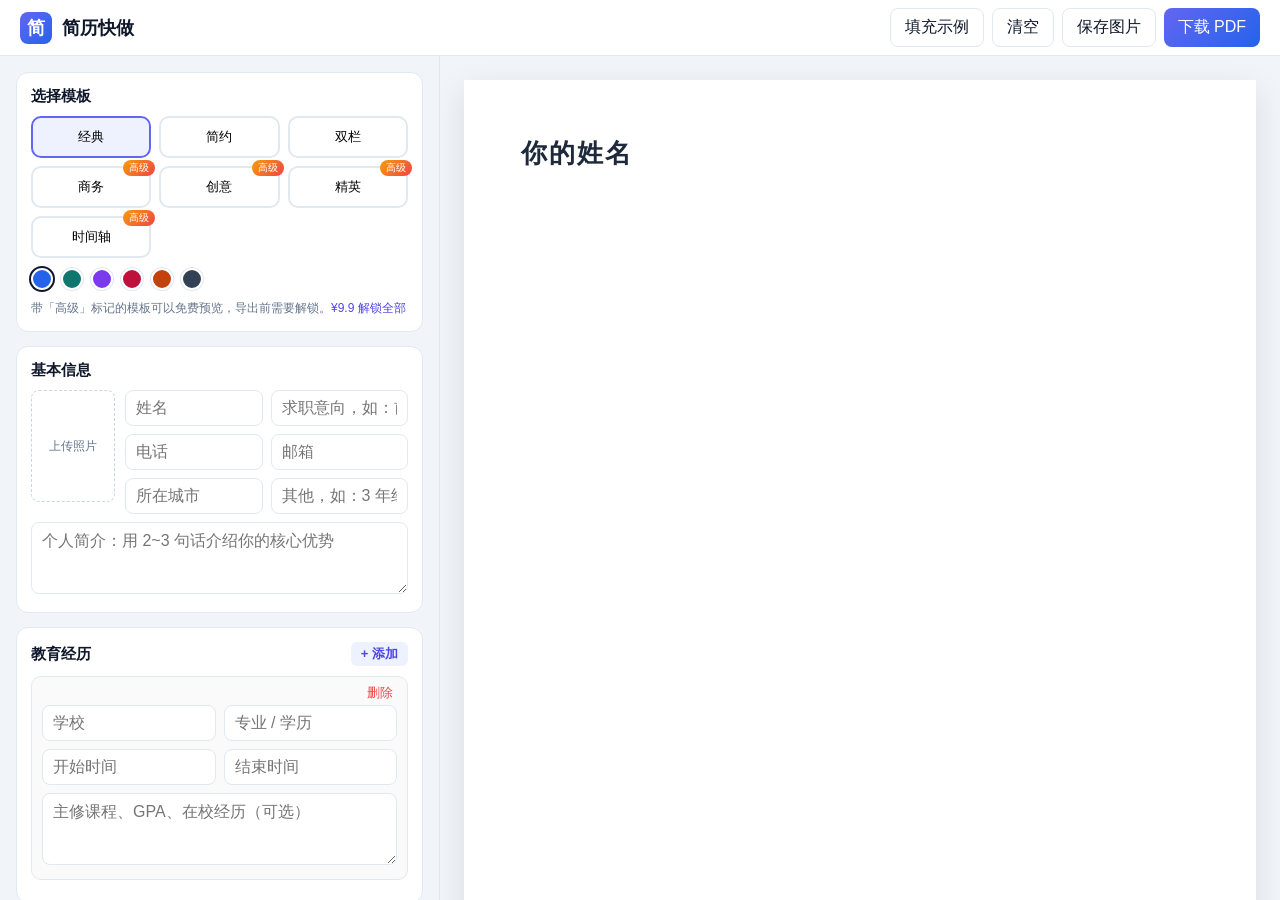
<file: index.html>
<!DOCTYPE html>
<html lang="zh-CN">
<head>
  <meta charset="UTF-8" />
  <meta name="viewport" content="width=device-width, initial-scale=1.0" />
  <title>简历快做 - 免费在线简历生成器，3 分钟做出专业简历</title>
  <meta name="description" content="免费在线简历制作工具，多套专业模板，实时预览，一键导出 PDF。无需注册，数据只保存在你的浏览器里。" />
  <meta name="keywords" content="简历模板,在线简历,简历制作,简历生成器,个人简历,应届生简历,PDF简历" />
  <meta property="og:title" content="简历快做 - 免费在线简历生成器" />
  <meta property="og:description" content="多套专业模板，实时预览，一键下载 PDF 或保存图片，手机也能做。" />
  <link rel="stylesheet" href="style.css" />
  <script src="config.js"></script>
</head>
<body>
  <header class="topbar no-print">
    <div class="brand"><span class="logo">简</span><span id="siteName">简历快做</span></div>
    <div class="top-actions">
      <button class="btn ghost" id="btnSample">填充示例</button>
      <button class="btn ghost" id="btnClear">清空</button>
      <button class="btn" id="btnImage">保存图片</button>
      <button class="btn primary" id="btnExport">下载 PDF</button>
    </div>
  </header>

  <main class="layout">
    <aside class="editor no-print" id="editor">
      <section class="card">
        <h3>选择模板</h3>
        <div class="templates" id="templates"></div>
        <div class="colors" id="colors"></div>
        <p class="pro-status" id="proStatus"></p>
      </section>

      <section class="card">
        <h3>基本信息</h3>
        <div class="photo-row">
          <label class="photo-box" id="photoBox">
            <input type="file" accept="image/*" id="photoInput" hidden />
            <span>上传照片</span>
          </label>
          <div class="grid2 grow">
            <input data-k="name" placeholder="姓名" />
            <input data-k="title" placeholder="求职意向，如：前端工程师" />
            <input data-k="phone" placeholder="电话" />
            <input data-k="email" placeholder="邮箱" />
            <input data-k="city" placeholder="所在城市" />
            <input data-k="extra" placeholder="其他，如：3 年经验 / 期望薪资" />
          </div>
        </div>
        <textarea data-k="summary" rows="3" placeholder="个人简介：用 2~3 句话介绍你的核心优势"></textarea>
      </section>

      <section class="card" data-list="education">
        <h3>教育经历 <button class="add" data-add="education">+ 添加</button></h3>
        <div class="items"></div>
      </section>

      <section class="card" data-list="work">
        <h3>工作 / 实习经历 <button class="add" data-add="work">+ 添加</button></h3>
        <div class="items"></div>
      </section>

      <section class="card" data-list="projects">
        <h3>项目经历 <button class="add" data-add="projects">+ 添加</button></h3>
        <div class="items"></div>
      </section>

      <section class="card">
        <h3>专业技能</h3>
        <textarea data-k="skills" rows="3" placeholder="每行一条，如：熟练使用 Excel 数据透视表"></textarea>
        <h3 class="mt">证书 / 荣誉</h3>
        <textarea data-k="awards" rows="2" placeholder="每行一条，如：CET-6 580 分"></textarea>
      </section>

      <p class="privacy">所有内容只保存在你自己的浏览器里，不会上传到任何服务器。</p>
    </aside>

    <section class="preview-wrap">
      <div class="paper" id="paper"></div>
    </section>
  </main>

  <div class="modal no-print" id="payModal" hidden>
    <div class="modal-box">
      <button class="close" id="payClose">×</button>
      <h2>解锁全部高级模板</h2>
      <p class="price">¥<b id="price">9.9</b> <small>一次购买，永久使用</small></p>
      <ul class="perks">
        <li>解锁全部高级模板，后续新增模板免费用</li>
        <li>导出的 PDF / 图片都不带水印</li>
        <li>不限导出次数，可以随时修改</li>
        <li>一个激活码绑定一台设备，换手机请联系卖家解绑</li>
      </ul>
      <img id="payQr" class="qr" alt="收款码" hidden />
      <a class="btn primary block" id="buyLink" target="_blank" rel="noopener">去购买激活码</a>
      <p class="hint" id="buyHint"></p>
      <div class="code-row">
        <input id="codeInput" placeholder="输入激活码，如 ABCD-EFGH-WXYZ" autocomplete="off" spellcheck="false" maxlength="14" />
        <button class="btn primary" id="codeBtn">激活</button>
      </div>
      <p class="code-msg" id="codeMsg"></p>
    </div>
  </div>

  <div class="modal no-print" id="imgModal" hidden>
    <div class="modal-box wide">
      <button class="close" id="imgClose">×</button>
      <h2>简历已生成</h2>
      <p class="hint" id="imgHint">手机上长按图片可以保存到相册；电脑上点下面的按钮下载。</p>
      <div class="img-scroll"><img id="imgOut" alt="简历图片" /></div>
      <a class="btn primary block" id="imgDownload" download="简历.png">下载图片</a>
    </div>
  </div>

  <div class="toast" id="toast" hidden></div>
  <button class="fab no-print" id="fab">看预览</button>

  <script src="vendor/html2canvas.min.js"></script>
  <script src="vendor/jspdf.umd.min.js"></script>
  <script src="app.js"></script>
</body>
</html>
</file>
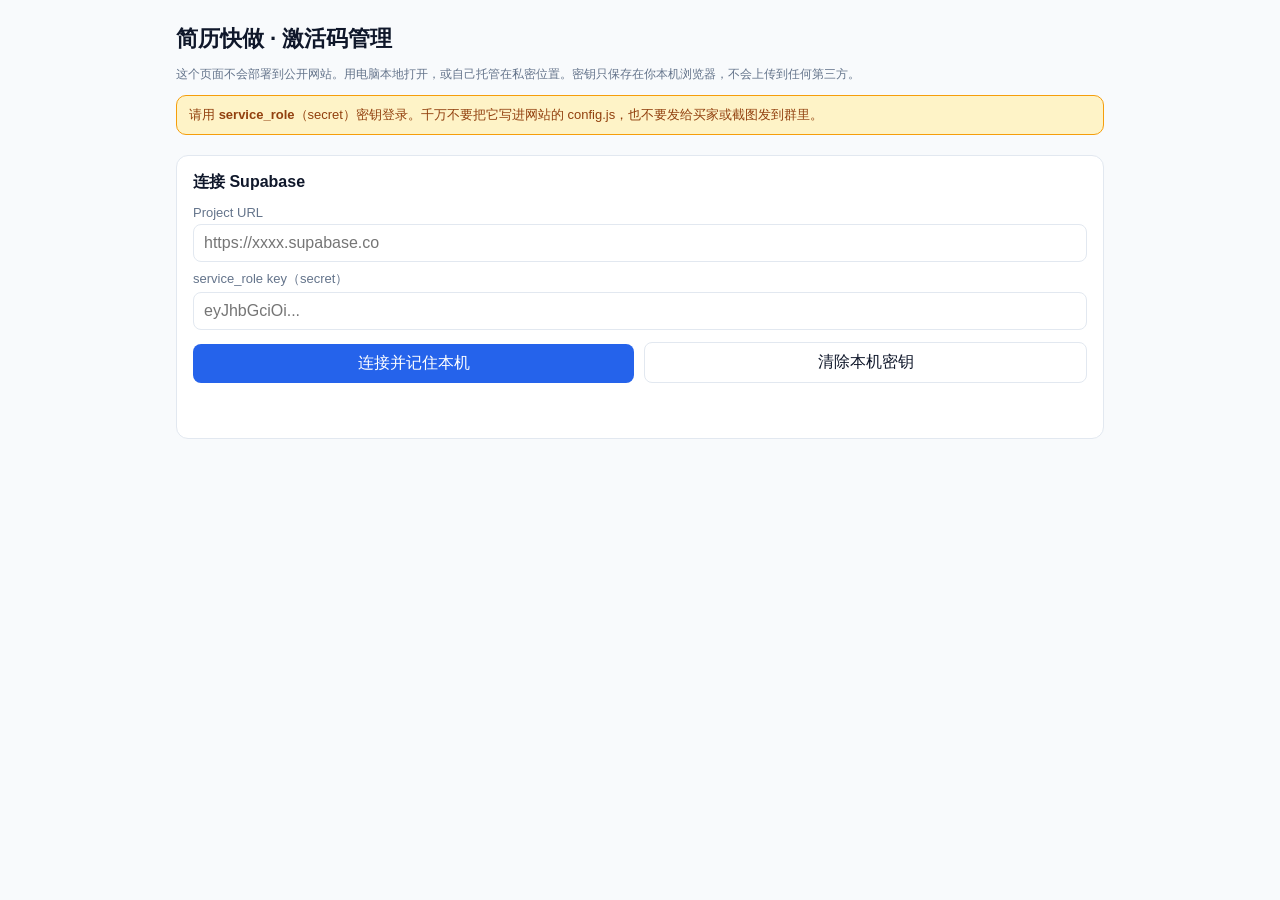
<file: admin/index.html>
<!DOCTYPE html>
<html lang="zh-CN">
<head>
  <meta charset="UTF-8" />
  <meta name="viewport" content="width=device-width, initial-scale=1.0" />
  <meta name="robots" content="noindex,nofollow" />
  <title>简历快做 · 激活码管理后台</title>
  <style>
    :root { --bg: #f8fafc; --ink: #0f172a; --muted: #64748b; --line: #e2e8f0; --ok: #16a34a; --bad: #dc2626; --pri: #2563eb; }
    * { box-sizing: border-box; }
    body { margin: 0; font-family: -apple-system, "PingFang SC", "Microsoft YaHei", sans-serif; background: var(--bg); color: var(--ink); }
    .wrap { max-width: 960px; margin: 0 auto; padding: 24px 16px 60px; }
    h1 { margin: 0 0 6px; font-size: 22px; }
    .warn { background: #fef3c7; border: 1px solid #f59e0b; color: #92400e; padding: 10px 12px; border-radius: 10px; font-size: 13px; margin: 12px 0 20px; }
    .card { background: #fff; border: 1px solid var(--line); border-radius: 12px; padding: 16px; margin-bottom: 16px; }
    .card h2 { margin: 0 0 12px; font-size: 16px; }
    label { display: block; font-size: 13px; color: var(--muted); margin: 8px 0 4px; }
    input, select, textarea { width: 100%; padding: 9px 10px; border: 1px solid var(--line); border-radius: 8px; font: inherit; }
    .row { display: flex; gap: 10px; flex-wrap: wrap; align-items: end; }
    .row > * { flex: 1; min-width: 140px; }
    .btn { border: none; background: var(--pri); color: #fff; padding: 9px 14px; border-radius: 8px; cursor: pointer; font: inherit; white-space: nowrap; }
    .btn.ghost { background: #fff; color: var(--ink); border: 1px solid var(--line); }
    .btn.danger { background: var(--bad); }
    .btn:disabled { opacity: .5; cursor: not-allowed; }
    .stats { display: grid; grid-template-columns: repeat(4, 1fr); gap: 10px; }
    .stat { background: #f1f5f9; border-radius: 10px; padding: 12px; text-align: center; }
    .stat b { display: block; font-size: 24px; }
    .stat span { font-size: 12px; color: var(--muted); }
    table { width: 100%; border-collapse: collapse; font-size: 13px; }
    th, td { text-align: left; padding: 8px 6px; border-bottom: 1px solid var(--line); vertical-align: middle; }
    th { color: var(--muted); font-weight: 600; }
    .tag { display: inline-block; padding: 1px 8px; border-radius: 999px; font-size: 12px; }
    .tag.unused { background: #dcfce7; color: #166534; }
    .tag.used { background: #dbeafe; color: #1e40af; }
    .tag.revoked { background: #fee2e2; color: #991b1b; }
    .msg { font-size: 13px; min-height: 18px; margin-top: 8px; color: var(--muted); }
    .msg.ok { color: var(--ok); }
    .msg.err { color: var(--bad); }
    .codes-box { width: 100%; min-height: 120px; font-family: ui-monospace, monospace; font-size: 13px; }
    .tiny { font-size: 12px; color: var(--muted); }
    @media (max-width: 700px) { .stats { grid-template-columns: repeat(2, 1fr); } }
  </style>
</head>
<body>
  <div class="wrap">
    <h1>简历快做 · 激活码管理</h1>
    <p class="tiny">这个页面不会部署到公开网站。用电脑本地打开，或自己托管在私密位置。密钥只保存在你本机浏览器，不会上传到任何第三方。</p>
    <div class="warn">请用 <b>service_role</b>（secret）密钥登录。千万不要把它写进网站的 config.js，也不要发给买家或截图发到群里。</div>

    <section class="card" id="loginCard">
      <h2>连接 Supabase</h2>
      <label>Project URL</label>
      <input id="url" placeholder="https://xxxx.supabase.co" />
      <label>service_role key（secret）</label>
      <input id="key" type="password" placeholder="eyJhbGciOi..." autocomplete="off" />
      <div class="row" style="margin-top:12px">
        <button class="btn" id="btnLogin">连接并记住本机</button>
        <button class="btn ghost" id="btnLogout">清除本机密钥</button>
      </div>
      <p class="msg" id="loginMsg"></p>
    </section>

    <section class="card" id="dash" hidden>
      <h2>销售概览</h2>
      <div class="stats" id="stats"></div>
      <p class="tiny" style="margin-top:10px">「已激活」≈ 已卖出并被买家使用的激活码数量。</p>
    </section>

    <section class="card" id="genCard" hidden>
      <h2>生成激活码</h2>
      <div class="row">
        <div>
          <label>数量</label>
          <input id="genN" type="number" value="100" min="1" max="2000" />
        </div>
        <button class="btn" id="btnGen">生成</button>
        <button class="btn ghost" id="btnCopy" disabled>复制全部</button>
        <button class="btn ghost" id="btnDl" disabled>下载 txt</button>
      </div>
      <p class="msg" id="genMsg"></p>
      <textarea class="codes-box" id="genOut" readonly placeholder="生成的激活码会出现在这里，复制后导入闲鱼自动发货"></textarea>
    </section>

    <section class="card" id="listCard" hidden>
      <h2>激活码列表</h2>
      <div class="row">
        <div>
          <label>筛选</label>
          <select id="filter">
            <option value="unused">未使用（可卖）</option>
            <option value="used">已激活</option>
            <option value="revoked">已作废</option>
            <option value="all">全部</option>
          </select>
        </div>
        <button class="btn ghost" id="btnRefresh">刷新</button>
      </div>
      <div style="overflow-x:auto;margin-top:12px">
        <table>
          <thead><tr><th>激活码</th><th>状态</th><th>设备</th><th>创建</th><th>激活</th><th>操作</th></tr></thead>
          <tbody id="tbody"></tbody>
        </table>
      </div>
      <p class="msg" id="listMsg"></p>
    </section>
  </div>

  <script>
    const STORE = "jlkz_admin_v1";
    const $ = (s) => document.querySelector(s);
    const cfg = () => JSON.parse(sessionStorage.getItem(STORE) || localStorage.getItem(STORE) || "null");
    const saveCfg = (c, remember) => {
      sessionStorage.setItem(STORE, JSON.stringify(c));
      if (remember) localStorage.setItem(STORE, JSON.stringify(c));
      else localStorage.removeItem(STORE);
    };

    async function rpc(fn, body = {}) {
      const c = cfg();
      if (!c) throw new Error("未连接");
      const res = await fetch(`${c.url.replace(/\/$/, "")}/rest/v1/rpc/${fn}`, {
        method: "POST",
        headers: {
          "Content-Type": "application/json",
          apikey: c.key,
          Authorization: `Bearer ${c.key}`,
        },
        body: JSON.stringify(body),
      });
      const text = await res.text();
      let data; try { data = JSON.parse(text); } catch { data = text; }
      if (!res.ok) throw new Error((data && data.message) || text || res.status);
      return data;
    }

    function fmtTime(t) {
      if (!t) return "—";
      return new Date(t).toLocaleString("zh-CN", { hour12: false });
    }

    async function refreshStats() {
      const s = await rpc("admin_stats");
      $("#stats").innerHTML = [
        ["总数", s.total],
        ["可卖（未用）", s.unused],
        ["已激活", s.used],
        ["已作废", s.revoked],
      ].map(([k, v]) => `<div class="stat"><b>${v}</b><span>${k}</span></div>`).join("");
    }

    async function refreshList() {
      const rows = await rpc("admin_list_codes", { p_filter: $("#filter").value, p_limit: 300 });
      const tags = { unused: "未使用", used: "已激活", revoked: "已作废" };
      $("#tbody").innerHTML = (rows || []).map((r) => `<tr>
        <td><code>${r.code}</code></td>
        <td><span class="tag ${r.status}">${tags[r.status] || r.status}</span></td>
        <td>${r.devices}</td>
        <td>${fmtTime(r.created_at)}</td>
        <td>${fmtTime(r.first_used_at)}</td>
        <td>
          ${r.status !== "revoked" ? `<button class="btn ghost" data-unbind="${r.code}">解绑</button>` : ""}
          ${r.status !== "revoked" ? `<button class="btn danger" data-revoke="${r.code}">作废</button>` : ""}
        </td>
      </tr>`).join("") || `<tr><td colspan="6">暂无数据</td></tr>`;
      $("#listMsg").textContent = `共 ${(rows || []).length} 条`;
    }

    async function boot() {
      const c = cfg();
      if (!c) return;
      $("#url").value = c.url;
      $("#key").value = c.key;
      try {
        await refreshStats();
        await refreshList();
        $("#dash").hidden = $("#genCard").hidden = $("#listCard").hidden = false;
        $("#loginMsg").className = "msg ok";
        $("#loginMsg").textContent = "已连接";
      } catch (e) {
        $("#loginMsg").className = "msg err";
        $("#loginMsg").textContent = "连接失败：" + e.message;
      }
    }

    $("#btnLogin").onclick = async () => {
      const url = $("#url").value.trim();
      const key = $("#key").value.trim();
      if (!url || !key) { $("#loginMsg").textContent = "请填写完整"; return; }
      saveCfg({ url, key }, true);
      await boot();
    };
    $("#btnLogout").onclick = () => {
      sessionStorage.removeItem(STORE);
      localStorage.removeItem(STORE);
      location.reload();
    };
    $("#btnRefresh").onclick = async () => { await refreshStats(); await refreshList(); };
    $("#filter").onchange = refreshList;

    $("#btnGen").onclick = async () => {
      const n = parseInt($("#genN").value, 10) || 100;
      $("#btnGen").disabled = true;
      $("#genMsg").className = "msg";
      $("#genMsg").textContent = "正在生成…";
      try {
        const codes = await rpc("generate_codes", { n });
        const text = (Array.isArray(codes) ? codes : []).join("\n");
        $("#genOut").value = text;
        $("#btnCopy").disabled = $("#btnDl").disabled = !text;
        $("#genMsg").className = "msg ok";
        $("#genMsg").textContent = `已生成 ${codes.length} 个，请导入闲鱼自动发货。`;
        await refreshStats();
        await refreshList();
      } catch (e) {
        $("#genMsg").className = "msg err";
        $("#genMsg").textContent = e.message;
      } finally {
        $("#btnGen").disabled = false;
      }
    };
    $("#btnCopy").onclick = async () => {
      await navigator.clipboard.writeText($("#genOut").value);
      $("#genMsg").className = "msg ok";
      $("#genMsg").textContent = "已复制到剪贴板";
    };
    $("#btnDl").onclick = () => {
      const a = document.createElement("a");
      a.href = URL.createObjectURL(new Blob([$("#genOut").value], { type: "text/plain" }));
      a.download = `激活码-${new Date().toISOString().slice(0, 10)}.txt`;
      a.click();
    };

    $("#tbody").onclick = async (e) => {
      const revoke = e.target.dataset.revoke;
      const unbind = e.target.dataset.unbind;
      try {
        if (revoke) {
          if (!confirm(`确定作废 ${revoke}？买家下次打开网页会立刻失效。`)) return;
          await rpc("admin_revoke", { p_code: revoke });
        }
        if (unbind) {
          if (!confirm(`确定解绑 ${unbind}？买家可以在新设备上重新激活。`)) return;
          await rpc("admin_unbind", { p_code: unbind });
        }
        if (revoke || unbind) { await refreshStats(); await refreshList(); }
      } catch (err) {
        $("#listMsg").className = "msg err";
        $("#listMsg").textContent = err.message;
      }
    };

    boot();
  </script>
</body>
</html>
</file>
<file: style.css>
:root {
  --accent: #2563eb;
  --bg: #f1f5f9;
  --ink: #0f172a;
  --muted: #64748b;
  --line: #e2e8f0;
}
* { box-sizing: border-box; }
[hidden] { display: none !important; }
body {
  margin: 0;
  font-family: -apple-system, "PingFang SC", "Microsoft YaHei", "Noto Sans CJK SC", sans-serif;
  background: var(--bg);
  color: var(--ink);
}
button { font: inherit; cursor: pointer; }
input, textarea {
  font: inherit; width: 100%; padding: 8px 10px; border: 1px solid var(--line);
  border-radius: 8px; background: #fff; outline: none; transition: border-color .15s;
}
input:focus, textarea:focus { border-color: #6366f1; box-shadow: 0 0 0 3px #6366f122; }
textarea { resize: vertical; margin-top: 8px; }

.topbar {
  position: sticky; top: 0; z-index: 10; height: 56px; padding: 0 20px;
  display: flex; align-items: center; justify-content: space-between;
  background: #fff; border-bottom: 1px solid var(--line);
}
.brand { display: flex; align-items: center; gap: 10px; font-weight: 700; font-size: 18px; }
.logo {
  width: 32px; height: 32px; border-radius: 8px; display: grid; place-items: center;
  background: linear-gradient(135deg, #6366f1, #2563eb); color: #fff;
}
.top-actions { display: flex; gap: 8px; }
.btn { border: 1px solid var(--line); background: #fff; padding: 8px 14px; border-radius: 8px; color: var(--ink); text-decoration: none; text-align: center; }
.btn.primary { background: linear-gradient(135deg, #6366f1, #2563eb); color: #fff; border: none; }
.btn.primary:hover { filter: brightness(1.08); }
.btn.ghost:hover { background: #f8fafc; }
.btn.block { display: block; width: 100%; margin-top: 12px; padding: 11px; }

.layout { display: grid; grid-template-columns: 440px 1fr; height: calc(100vh - 56px); }
.editor { overflow-y: auto; padding: 16px; border-right: 1px solid var(--line); }
.card { background: #fff; border: 1px solid var(--line); border-radius: 12px; padding: 14px; margin-bottom: 14px; }
.card h3 { margin: 0 0 10px; font-size: 15px; display: flex; justify-content: space-between; align-items: center; }
.card h3.mt { margin-top: 14px; }
.add { border: none; background: #eef2ff; color: #4f46e5; border-radius: 6px; padding: 3px 10px; font-size: 13px; }
.grid2 { display: grid; grid-template-columns: 1fr 1fr; gap: 8px; }
.grow { flex: 1; }
.photo-row { display: flex; gap: 10px; }
.photo-box {
  width: 84px; min-width: 84px; height: 112px; border: 1px dashed #cbd5e1; border-radius: 8px;
  display: grid; place-items: center; font-size: 12px; color: var(--muted); cursor: pointer;
  background-size: cover; background-position: center;
}
.photo-box.has span { display: none; }
.item { border: 1px solid var(--line); border-radius: 10px; padding: 10px; margin-bottom: 8px; background: #fafafa; position: relative; }
.item .del { position: absolute; top: 6px; right: 8px; border: none; background: none; color: #ef4444; font-size: 13px; }
.item .grid2 { margin-top: 18px; }
.privacy { font-size: 12px; color: var(--muted); text-align: center; }

.templates { display: grid; grid-template-columns: repeat(3, 1fr); gap: 8px; }
.tpl {
  border: 2px solid var(--line); border-radius: 10px; padding: 10px 6px; background: #fff;
  font-size: 13px; position: relative;
}
.tpl.active { border-color: #6366f1; background: #eef2ff; }
.tpl .badge {
  position: absolute; top: -8px; right: -6px; background: linear-gradient(135deg, #f59e0b, #ef4444);
  color: #fff; font-size: 10px; padding: 1px 6px; border-radius: 999px;
}
.colors { display: flex; gap: 8px; margin-top: 10px; }
.color { width: 22px; height: 22px; border-radius: 50%; border: 2px solid #fff; box-shadow: 0 0 0 1px var(--line); }
.color.active { box-shadow: 0 0 0 2px var(--ink); }
.pro-status { font-size: 12px; color: var(--muted); margin: 10px 0 0; }
.pro-status a { color: #4f46e5; cursor: pointer; }
.pro-status .pro-code { color: #94a3b8; word-break: break-all; }

.preview-wrap { overflow: auto; padding: 24px; display: flex; justify-content: center; }
.paper {
  width: 210mm; min-height: 297mm; background: #fff; box-shadow: 0 10px 30px #0f172a1a;
  position: relative; color: #1e293b; font-size: 13px; line-height: 1.6;
}

/* ---------- 简历通用 ---------- */
.r { padding: 14mm 15mm; }
.r h1 { margin: 0; font-size: 26px; letter-spacing: 2px; }
.r .job { font-size: 15px; color: var(--accent); margin-top: 2px; }
.r .contact { color: #475569; margin-top: 6px; display: flex; flex-wrap: wrap; gap: 4px 14px; }
.r .sec { margin-top: 16px; }
.r .sec-title { font-size: 15px; font-weight: 700; color: var(--accent); border-bottom: 1.5px solid var(--accent); padding-bottom: 3px; margin-bottom: 8px; }
.r .row { display: flex; justify-content: space-between; font-weight: 600; }
.r .row .date { font-weight: 400; color: #64748b; white-space: nowrap; }
.r .sub { color: #475569; }
.r .desc { white-space: pre-wrap; margin: 2px 0 8px; }
.r ul { margin: 0; padding-left: 18px; }
.r .photo { width: 26mm; height: 34mm; object-fit: cover; border-radius: 4px; }
.r .head { display: flex; justify-content: space-between; align-items: flex-start; gap: 16px; }

/* 简约 */
.t-simple .sec-title { border: none; border-left: 4px solid var(--accent); padding-left: 8px; color: #0f172a; }
.t-simple h1 { font-weight: 500; }

/* 双栏 */
.t-twocol { display: grid; grid-template-columns: 62mm 1fr; padding: 0; min-height: 297mm; }
.t-twocol .side { background: #f1f5f9; padding: 14mm 7mm; }
.t-twocol .main { padding: 14mm 9mm; }
.t-twocol .side .photo { display: block; margin: 0 auto 10px; }
.t-twocol .side h1 { text-align: center; font-size: 22px; }
.t-twocol .side .job { text-align: center; }
.t-twocol .side .contact { flex-direction: column; margin-top: 12px; font-size: 12px; word-break: break-all; }

/* 商务（高级） */
.t-business { padding: 0; }
.t-business .banner { background: var(--accent); color: #fff; padding: 12mm 15mm; }
.t-business .banner .job, .t-business .banner .contact { color: #ffffffdd; }
.t-business .body { padding: 6mm 15mm 14mm; }
.t-business .sec-title { background: var(--accent-soft); border: none; padding: 4px 10px; border-radius: 4px; }

/* 时间轴（高级） */
.t-timeline .head { border-bottom: 2px solid var(--accent); padding-bottom: 10px; }
.t-timeline .sec-title { border: none; display: inline-block; background: var(--accent); color: #fff; padding: 2px 12px; border-radius: 999px; font-size: 14px; }
.t-timeline .sec > .row, .t-timeline .sec > .desc, .t-timeline .sec > ul {
  margin-left: 6px; padding-left: 16px; border-left: 2px solid var(--accent-soft);
}
.t-timeline .sec > ul { padding-left: 34px; }
.t-timeline .sec > .row { position: relative; padding-top: 2px; }
.t-timeline .sec > .row::before {
  content: ""; position: absolute; left: -7px; top: 8px; width: 12px; height: 12px;
  border-radius: 50%; background: #fff; border: 3px solid var(--accent); box-sizing: border-box;
}
.t-timeline .sec > .desc { margin: 0; padding-bottom: 8px; }
.t-business .photo { border: 3px solid #fff; }

/* 创意（高级） */
.t-creative { display: grid; grid-template-columns: 68mm 1fr; padding: 0; min-height: 297mm; }
.t-creative .side { background: var(--accent); color: #fff; padding: 14mm 8mm; }
.t-creative .side .photo { display: block; width: 34mm; height: 34mm; border-radius: 50%; margin: 0 auto 12px; border: 3px solid #ffffff88; }
.t-creative .side h1 { text-align: center; font-size: 22px; }
.t-creative .side .job { color: #ffffffcc; text-align: center; }
.t-creative .side .contact { color: #ffffffdd; flex-direction: column; font-size: 12px; margin-top: 14px; word-break: break-all; }
.t-creative .side .sec-title { color: #fff; border-color: #ffffff66; }
.t-creative .main { padding: 14mm 10mm; }
.t-creative .main .sec-title { border: none; position: relative; padding-left: 16px; }
.t-creative .main .sec-title::before { content: ""; position: absolute; left: 0; top: 6px; width: 9px; height: 9px; border-radius: 50%; background: var(--accent); }

/* 精英（高级） */
.t-elegant { font-family: "Songti SC", "SimSun", "Noto Serif CJK SC", serif; }
.t-elegant h1 { font-size: 30px; letter-spacing: 6px; text-align: center; }
.t-elegant .job, .t-elegant .contact { text-align: center; justify-content: center; }
.t-elegant .head { flex-direction: column; align-items: center; border-bottom: 3px double var(--accent); padding-bottom: 10px; }
.t-elegant .sec-title { text-align: center; border: none; letter-spacing: 4px; }
.t-elegant .sec-title::after { content: ""; display: block; width: 40px; height: 2px; background: var(--accent); margin: 4px auto 0; }

.watermark {
  position: absolute; inset: 0; pointer-events: none; overflow: hidden;
  display: grid; grid-template-columns: repeat(3, 1fr); align-content: space-around;
}
.watermark span { transform: rotate(-30deg); color: #94a3b833; font-size: 26px; font-weight: 700; text-align: center; padding: 40px 0; }

/* ---------- 付费弹窗 ---------- */
.modal { position: fixed; inset: 0; background: #0f172a88; display: grid; place-items: center; z-index: 50; }
.modal[hidden] { display: none; }
.modal-box { background: #fff; border-radius: 16px; padding: 24px; width: 380px; max-width: 92vw; position: relative; }
.modal-box h2 { margin: 0 0 6px; }
.close { position: absolute; top: 10px; right: 14px; border: none; background: none; font-size: 22px; color: var(--muted); }
.price { color: #ef4444; font-size: 16px; margin: 4px 0 10px; }
.price b { font-size: 34px; }
.price small { color: var(--muted); font-size: 12px; margin-left: 6px; }
.perks { padding-left: 18px; color: #334155; margin: 0; }
.qr { display: block; width: 160px; margin: 12px auto 0; }
.qr[hidden] { display: none; }
.code-row .btn { white-space: nowrap; }
.hint { font-size: 12px; color: var(--muted); text-align: center; }
.code-row { display: flex; gap: 8px; margin-top: 12px; }
.code-row input { text-transform: uppercase; }
.code-msg { font-size: 13px; min-height: 18px; margin: 8px 0 0; }

.modal-box.wide { width: 560px; }
.img-scroll { max-height: 55vh; overflow: auto; border: 1px solid var(--line); border-radius: 8px; margin-top: 8px; }
.img-scroll img { width: 100%; display: block; }
.export-stage { position: fixed; left: -10000px; top: 0; }
.export-stage .paper { box-shadow: none; zoom: 1; }
.toast {
  position: fixed; left: 50%; bottom: 40px; transform: translateX(-50%); z-index: 60;
  background: #0f172aee; color: #fff; padding: 10px 18px; border-radius: 999px; font-size: 14px; max-width: 90vw; text-align: center;
}
.toast[hidden] { display: none; }

.fab { display: none; }

@media (max-width: 900px) {
  .fab {
    display: block; position: fixed; right: 16px; bottom: 20px; z-index: 40; border: none;
    background: linear-gradient(135deg, #6366f1, #2563eb); color: #fff; padding: 12px 18px;
    border-radius: 999px; box-shadow: 0 6px 20px #2563eb55; font-size: 14px;
  }
  .topbar { height: auto; padding: 8px 12px; flex-wrap: wrap; gap: 8px; }
  .top-actions { flex-wrap: wrap; }
  .top-actions .btn { padding: 6px 10px; font-size: 13px; }
  .layout { grid-template-columns: 1fr; height: auto; }
  .editor { border: none; overflow: visible; }
  .preview-wrap { padding: 8px; overflow-x: hidden; }
  .paper { zoom: .45; }
}

@page { size: A4; margin: 0; }
@media print {
  body { background: #fff; }
  .no-print { display: none !important; }
  .layout { display: block; height: auto; }
  .preview-wrap { padding: 0; overflow: visible; display: block; }
  .paper { box-shadow: none; width: 210mm; zoom: 1; }
  * { -webkit-print-color-adjust: exact; print-color-adjust: exact; }
}
</file>
